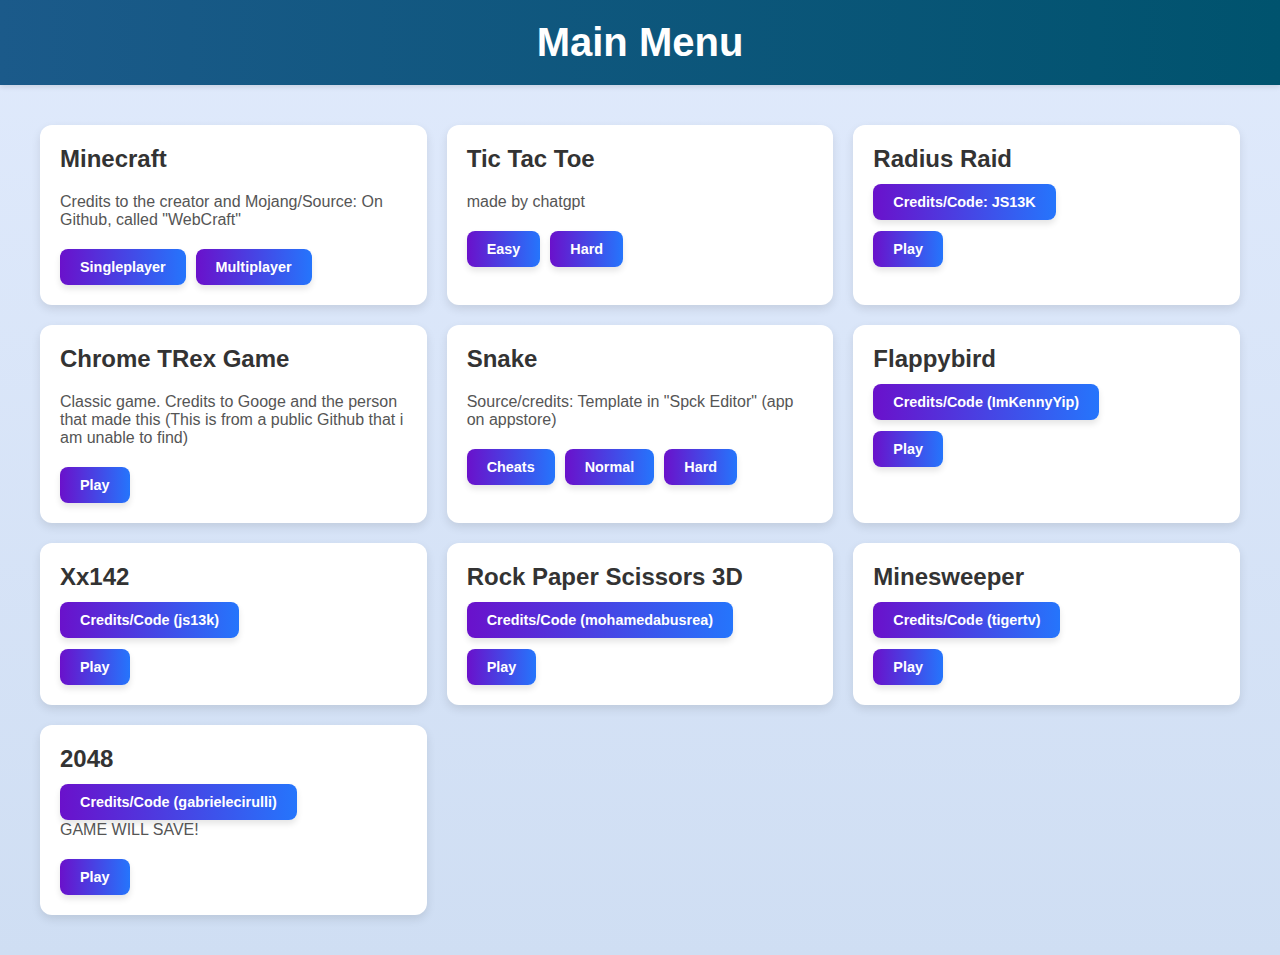
<file: index.html>
<!DOCTYPE html>
<html lang="de">

<head>
  <meta charset="UTF-8">
  <meta name="viewport" content="width=device-width, initial-scale=1.0">
  <title>Main Menu</title>
  <style>
    body {
      font-family: 'Arial', sans-serif;
      background: linear-gradient(to bottom, #e0eafc, #cfdef3);
      margin: 0;
      padding: 0;
    }

    header {
      background: linear-gradient(to right, #1b5a8a, #00536e);
      color: white;
      text-align: center;
      padding: 20px 0;
      box-shadow: 0 2px 5px rgba(0, 0, 0, 0.1);
    }

    header h1 {
      margin: 0;
      font-size: 2.5em;
    }

    main {
      max-width: 1200px;
      margin: 30px auto;
      padding: 10px;
      display: grid;
      grid-template-columns: repeat(auto-fit, minmax(300px, 1fr));
      gap: 20px;
    }

    section {
      background: white;
      border-radius: 12px;
      box-shadow: 0 4px 10px rgba(0, 0, 0, 0.1);
      padding: 20px;
      transition: transform 0.3s ease, box-shadow 0.3s ease;
    }

    section:hover {
      transform: translateY(-5px);
      box-shadow: 0 8px 20px rgba(0, 0, 0, 0.2);
    }

    section h2 {
      margin-top: 0;
      color: #333;
      font-size: 1.5em;
    }

    section p {
      color: #555;
      font-size: 1em;
      margin: 10px 0 20px;
    }

    .link-container {
      display: flex;
      flex-wrap: wrap;
      gap: 10px;
    }

    a {
      text-decoration: none;
      color: white;
      background: linear-gradient(to right, #6a11cb, #2575fc);
      padding: 10px 20px;
      border-radius: 8px;
      font-size: 0.9em;
      font-weight: bold;
      text-align: center;
      box-shadow: 0 4px 6px rgba(0, 0, 0, 0.1);
      transition: background 0.3s ease, transform 0.2s ease;
    }

    a:hover {
      background: linear-gradient(to right, #2575fc, #6a11cb);
      transform: translateY(-3px);
    }

    footer {
      background: linear-gradient(to right, #1b5a8a, #00536e);
      color: white;
      text-align: center;
      padding: 10px 0;
      position: fixed;
      bottom: 0;
      width: 100%;
      box-shadow: 0 -2px 5px rgba(0, 0, 0, 0.1);
    }

    @media (max-width: 600px) {
      section {
        padding: 15px;
      }

      a {
        font-size: 12px;
        padding: 8px 15px;
      }

      header h1 {
        font-size: 2em;
      }
    }
  </style>
</head>

<body>

  <header>
    <h1>Main Menu</h1>
  </header>

  <main>
    <section>
      <h2>Minecraft</h2>
      <p>Credits to the creator and Mojang/Source: On Github, called "WebCraft"</p>
      <div class="link-container">
        <a href="singleplayer.html">Singleplayer</a>
        <a href="https://node-js-server-nvx3.onrender.com">Multiplayer</a>
      </div>
    </section>

    <section>
      <h2>Tic Tac Toe</h2>
      <p>made by chatgpt</p>
      <div class="link-container">
        <a href="TicTacToe.html">Easy</a>
        <a href="TicTacToeHard.html">Hard</a>
      </div>
    </section>

    <section>
      <h2>Radius Raid</h2>
      <a href="https://github.com/jackrugile/radius-raid-js13k?tab=readme-ov-file">Credits/Code: JS13K</a>
      <p></p>
      <div class="link-container">
        <a href="rraid.html">Play</a>
      </div>
    </section>

    <section>
      <h2>Chrome TRex Game</h2>
      <p>Classic game. Credits to Googe and the person that made this (This is from a public Github that i am unable to find)</p>
      <div class="link-container">
        <a href="dinogame.html">Play</a>
      </div>
    </section>

    <section>
      <h2>Snake</h2>
      <p>Source/credits: Template in "Spck Editor" (app on appstore)</p>
      <div class="link-container">
        <a href="snakeCheats/index.html">Cheats</a>
        <a href="snake/index.html">Normal</a>
        <a href="snakeHard/index.html">Hard</a>
      </div>
    </section>

    <section>
      <h2>Flappybird</h2>
      <a href="https://github.com/ImKennyYip/flappy-bird">Credits/Code (ImKennyYip)</a>
      <p></p>
      <div class="link-container">
        <a href="flappybird/index.html">Play</a>
      </div>
    </section>

    <section>
      <h2>Xx142</h2>
      <a href="https://github.com/bencoder/js13k-2019">Credits/Code (js13k)</a>
      <p></p>
      <div class="link-container">
        <a href="xx142/src/index.html">Play</a>
      </div>
    </section>

    <section>
      <h2>Rock Paper Scissors 3D</h2>
      <a href="https://github.com/mohamedabusrea/YT-rock-paper-scissors-game">Credits/Code (mohamedabusrea)</a>
      <p></p>
      <div class="link-container">
        <a href="rockps/index.html">Play</a>
      </div>
    </section>

    <section>
      <h2>Minesweeper</h2>
      <a href="https://github.com/tigertv/tigergames">Credits/Code (tigertv)</a>
      <p></p>
      <div class="link-container">
        <a href="minesweeper/index.html">Play</a>
      </div>
    </section>

    <section>
      <h2>2048</h2>
      <a href="https://github.com/gabrielecirulli/2048">Credits/Code (gabrielecirulli)</a>
      <p>GAME WILL SAVE!</p>
      <div class="link-container">
        <a href="2048-master/index.html">Play</a>
      </div>
    </section>
  </main>

</body>

</html>
</file>
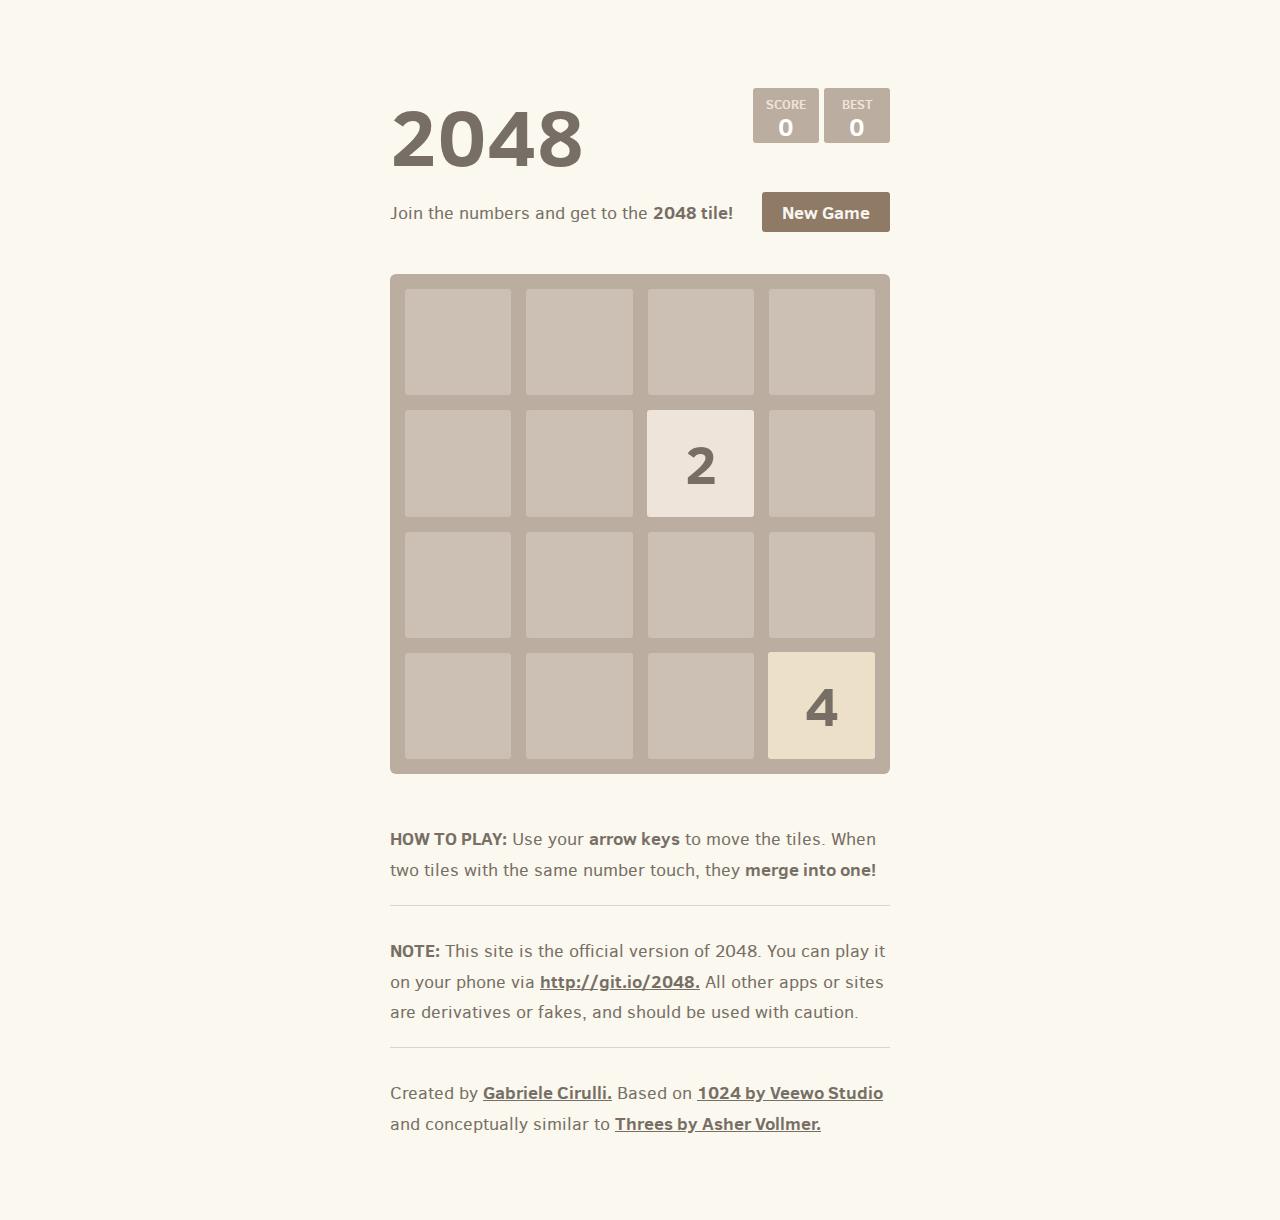
<file: 2048-master/index.html>
<!DOCTYPE html>
<html>
<head>
  <meta charset="utf-8">
  <title>2048</title>

  <link href="style/main.css" rel="stylesheet" type="text/css">
  <link rel="shortcut icon" href="favicon.ico">
  <link rel="apple-touch-icon" href="meta/apple-touch-icon.png">
  <link rel="apple-touch-startup-image" href="meta/apple-touch-startup-image-640x1096.png" media="(device-width: 320px) and (device-height: 568px) and (-webkit-device-pixel-ratio: 2)"> <!-- iPhone 5+ -->
  <link rel="apple-touch-startup-image" href="meta/apple-touch-startup-image-640x920.png"  media="(device-width: 320px) and (device-height: 480px) and (-webkit-device-pixel-ratio: 2)"> <!-- iPhone, retina -->
  <meta name="apple-mobile-web-app-capable" content="yes">
  <meta name="apple-mobile-web-app-status-bar-style" content="black">

  <meta name="HandheldFriendly" content="True">
  <meta name="MobileOptimized" content="320">
  <meta name="viewport" content="width=device-width, target-densitydpi=160dpi, initial-scale=1.0, maximum-scale=1, user-scalable=no, minimal-ui">
</head>
<body>
  <div class="container">
    <div class="heading">
      <h1 class="title">2048</h1>
      <div class="scores-container">
        <div class="score-container">0</div>
        <div class="best-container">0</div>
      </div>
    </div>

    <div class="above-game">
      <p class="game-intro">Join the numbers and get to the <strong>2048 tile!</strong></p>
      <a class="restart-button">New Game</a>
    </div>

    <div class="game-container">
      <div class="game-message">
        <p></p>
        <div class="lower">
	        <a class="keep-playing-button">Keep going</a>
          <a class="retry-button">Try again</a>
        </div>
      </div>

      <div class="grid-container">
        <div class="grid-row">
          <div class="grid-cell"></div>
          <div class="grid-cell"></div>
          <div class="grid-cell"></div>
          <div class="grid-cell"></div>
        </div>
        <div class="grid-row">
          <div class="grid-cell"></div>
          <div class="grid-cell"></div>
          <div class="grid-cell"></div>
          <div class="grid-cell"></div>
        </div>
        <div class="grid-row">
          <div class="grid-cell"></div>
          <div class="grid-cell"></div>
          <div class="grid-cell"></div>
          <div class="grid-cell"></div>
        </div>
        <div class="grid-row">
          <div class="grid-cell"></div>
          <div class="grid-cell"></div>
          <div class="grid-cell"></div>
          <div class="grid-cell"></div>
        </div>
      </div>

      <div class="tile-container">

      </div>
    </div>

    <p class="game-explanation">
      <strong class="important">How to play:</strong> Use your <strong>arrow keys</strong> to move the tiles. When two tiles with the same number touch, they <strong>merge into one!</strong>
    </p>
    <hr>
    <p>
    <strong class="important">Note:</strong> This site is the official version of 2048. You can play it on your phone via <a href="http://git.io/2048">http://git.io/2048.</a> All other apps or sites are derivatives or fakes, and should be used with caution.
    </p>
    <hr>
    <p>
    Created by <a href="http://gabrielecirulli.com" target="_blank">Gabriele Cirulli.</a> Based on <a href="https://itunes.apple.com/us/app/1024!/id823499224" target="_blank">1024 by Veewo Studio</a> and conceptually similar to <a href="http://asherv.com/threes/" target="_blank">Threes by Asher Vollmer.</a>
    </p>
  </div>

  <script src="js/bind_polyfill.js"></script>
  <script src="js/classlist_polyfill.js"></script>
  <script src="js/animframe_polyfill.js"></script>
  <script src="js/keyboard_input_manager.js"></script>
  <script src="js/html_actuator.js"></script>
  <script src="js/grid.js"></script>
  <script src="js/tile.js"></script>
  <script src="js/local_storage_manager.js"></script>
  <script src="js/game_manager.js"></script>
  <script src="js/application.js"></script>
</body>
</html>
</file>
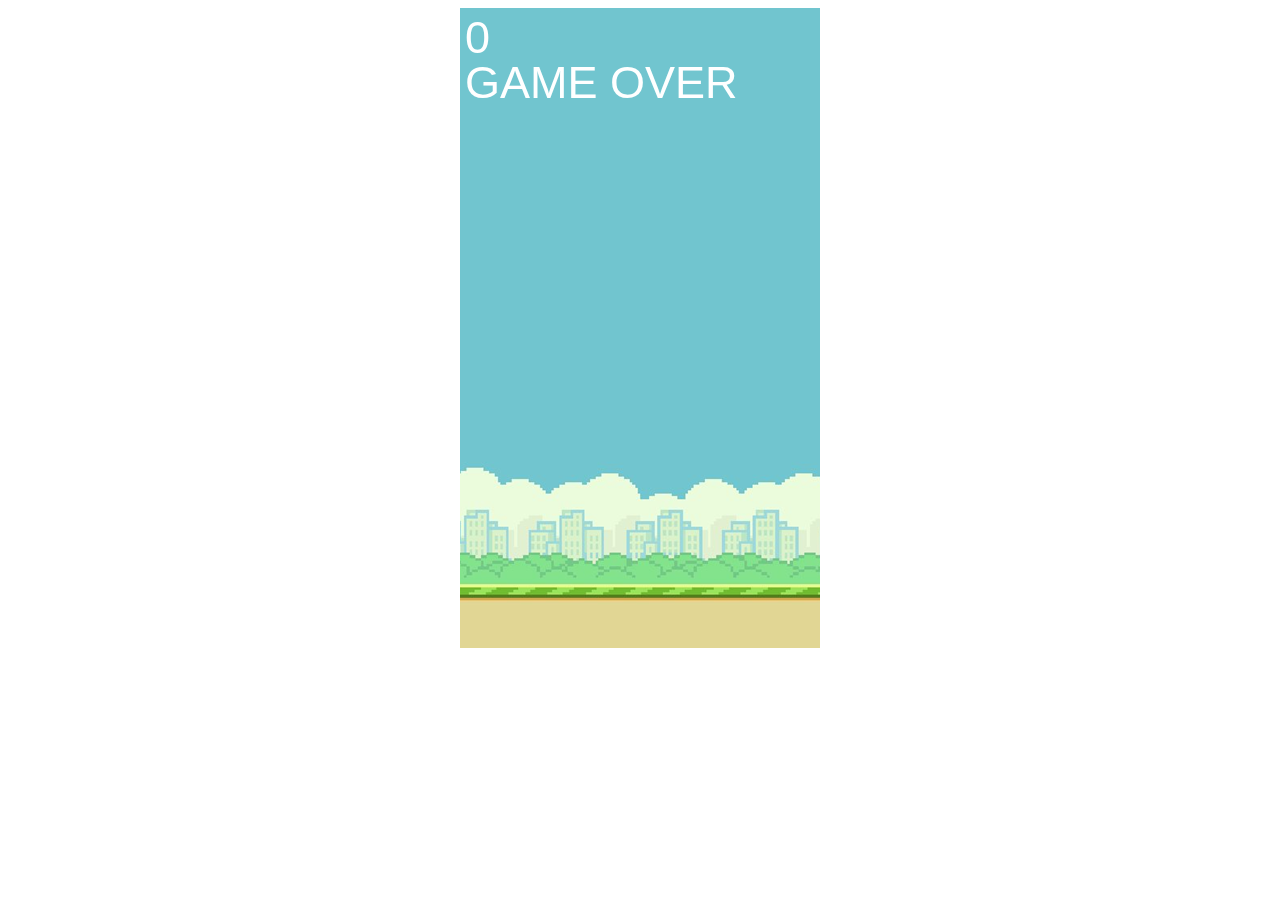
<file: flappybird/index.html>
<!DOCTYPE html>
<html>
    <head>
        <meta charset="UTF-8">
        <meta name="viewport", content="width=device-width, initial-scale=1.0">
        <title>Flappy Bird</title>
        <link rel="stylesheet" href="flappybird.css">
        <script src="flappybird.js"></script>
    </head>
    <body>
        <canvas id="board"></canvas>
    </body>
</html>
</file>
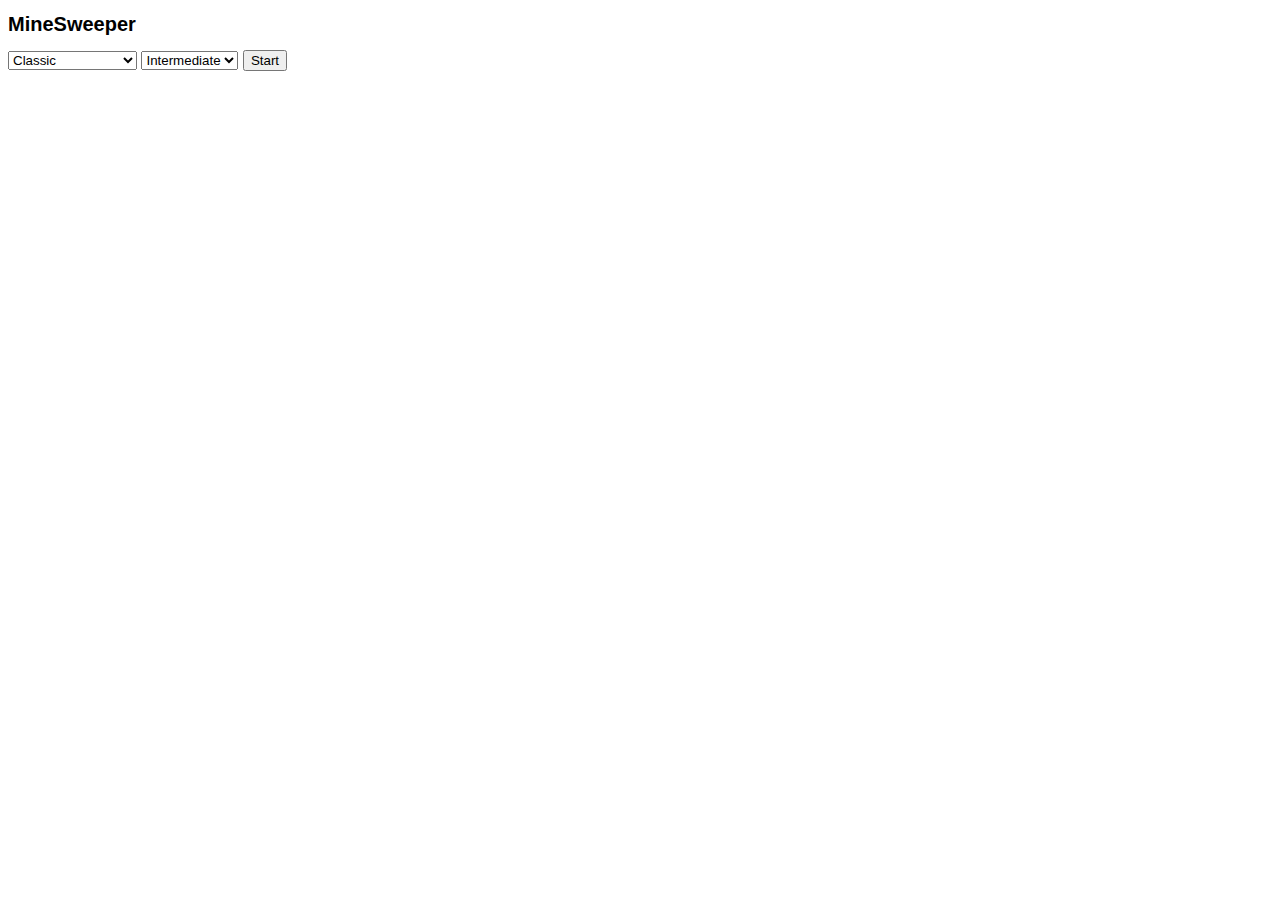
<file: minesweeper/index.html>
<!DOCTYPE html>
<html>
<head>
	<meta http-equiv="pragma" content="no-cache" />
	<title>Minesweeper</title>
	<link rel="stylesheet" href="css/main.css" type="text/css" media="screen" />
	<script src="js/Event.js"></script>
	<script src="js/TruncatedSquareBoardModel.js"></script>
	<script src="js/TruncatedSquareBoardView.js"></script>
	<script src="js/HexagonBoardModel.js"></script>
	<script src="js/HexagonBoardView.js"></script>
	<script src="js/BoardModel.js"></script>
	<script src="js/BoardView.js"></script>
	<script src="js/Board.js"></script>
	<script src="js/Game.js"></script>
</head>
<body>

<h1>MineSweeper</h1>

<select id="type">
	<option value="classic" selected="selected">Classic</option>
	<option value="hexagonal">Hexagonal</option>
	<option value="truncated-square">Truncated Square</option>
</select>

<select id="level">
	<option value="beginner">Beginner</option>
	<option value="intermediate" selected="selected">Intermediate</option>
	<option value="expert">Expert</option>
</select>

<button onclick="Game.start();">Start</button>
<!--<button onclick="Game.restart();">Restart</button> -->

<div id="board"></div>

</body>
</html>
</file>
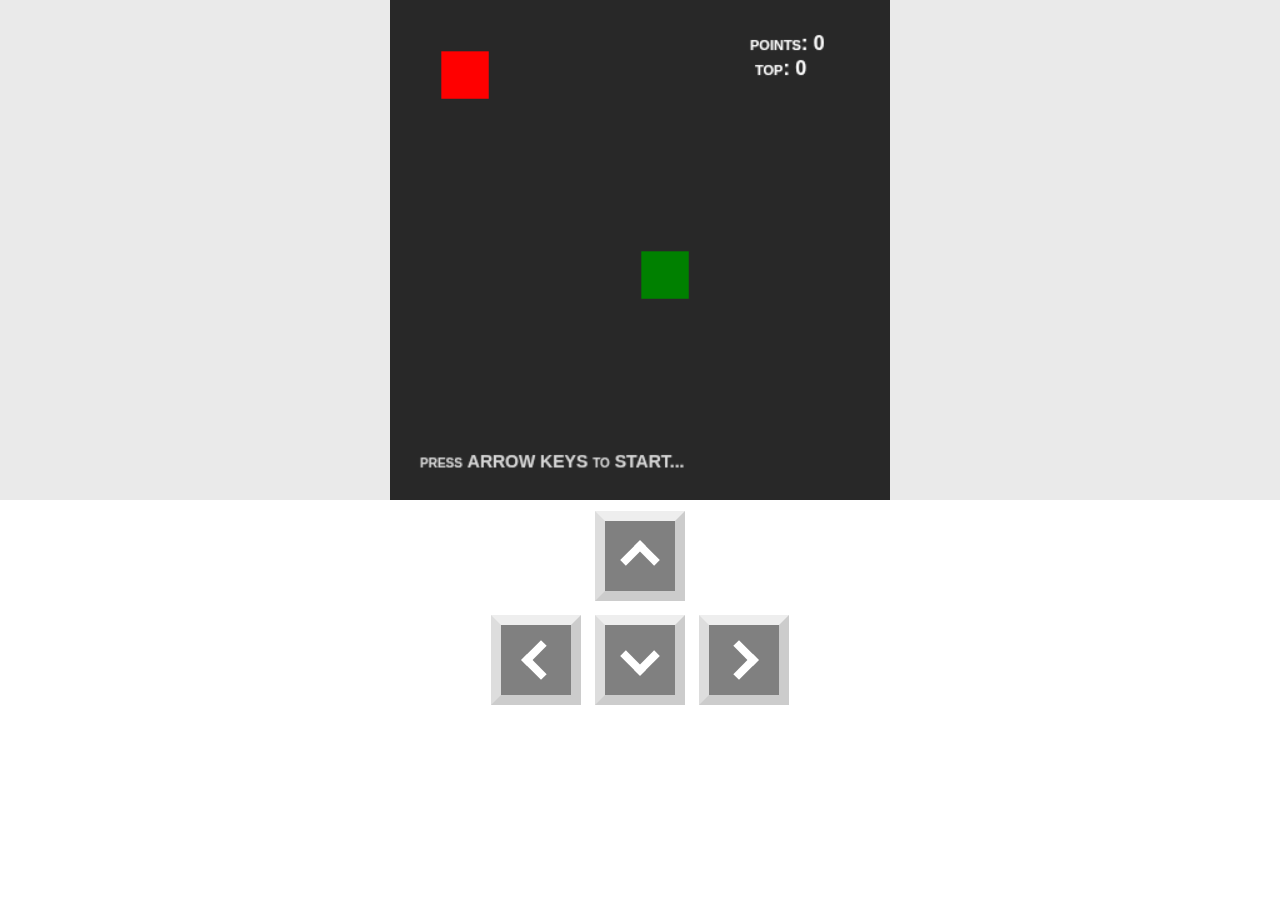
<file: snake/index.html>
<!DOCTYPE html>
<html>
<head>
  <meta charset="UTF-8">
  <meta name="viewport" content="width=device-width, initial-scale=1">
	<title>Snake Game</title>
	<link rel="stylesheet" href="style.css">
</head>
<body>
	<div id="game-container">
		<canvas id="gc" class="game-canvas" width="400" height="400"></canvas>
	</div>
	<div class="keys">
	  <a class="up arr" onclick="Snake.action('up')">
	    <i class="chevron up"></i></a>
	  <br />
	  <a class="left arr" onclick="Snake.action('left')">
	    <i class="chevron left"></i></a>
	  <a class="down arr" onclick="Snake.action('down')">
	    <i class="chevron down"></i></a>
	  <a class="right arr" onclick="Snake.action('right')">
	    <i class="chevron right"></i></a>
	</div>
	<script type="text/javascript" src="game.js"></script>
</body>
</html>
</file>
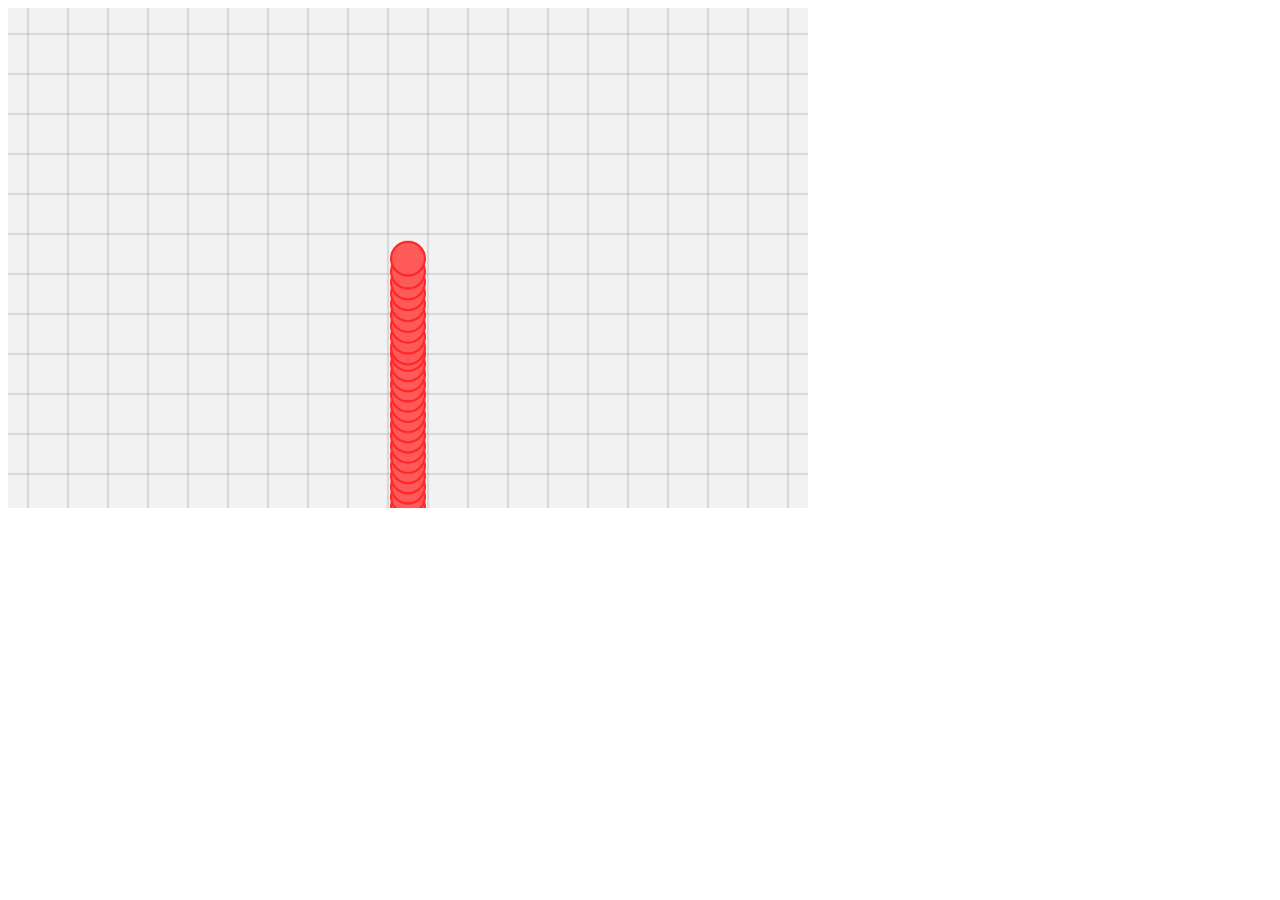
<file: snake/part-2/index.html>
<!DOCTYPE html>
<html>
<head>
    <meta charset="utf-8" />
    <title>Slither.io Clone Part 2 - Loonride Example</title>
    <script src="lib/phaser.min.js"></script>
    <script src="src/game.js"></script>
    <script src="src/snake.js"></script>
    <script src="src/util.js"></script>
</head>
<body>
    <script>
    (function() {
        var game = new Phaser.Game(800, 500, Phaser.AUTO, null);

        game.state.add('Game', Game);
        game.state.start('Game');
    })();
    </script>
</body>
</html>
</file>
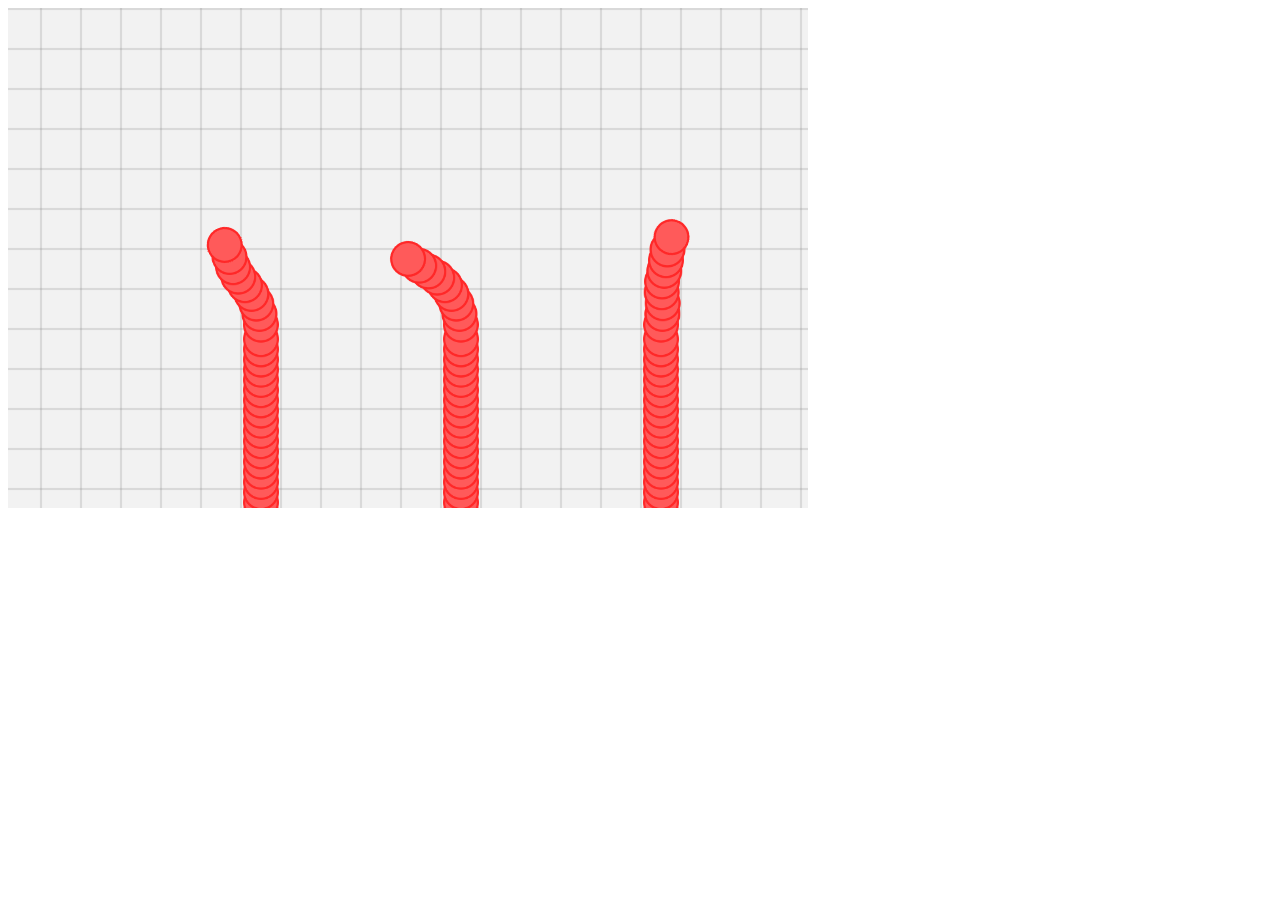
<file: snake/part-3/index.html>
<!DOCTYPE html>
<html>
<head>
    <meta charset="utf-8" />
    <title>Slither.io Clone Part 3 - Loonride Example</title>
    <script src="lib/phaser.min.js"></script>
    <script src="src/game.js"></script>
    <script src="src/snake.js"></script>
    <script src="src/playerSnake.js"></script>
    <script src="src/botSnake.js"></script>
    <script src="src/util.js"></script>
</head>
<body>
    <script>
    (function() {
        var game = new Phaser.Game(800, 500, Phaser.AUTO, null);

        game.state.add('Game', Game);
        game.state.start('Game');
    })();
    </script>
</body>
</html>
</file>
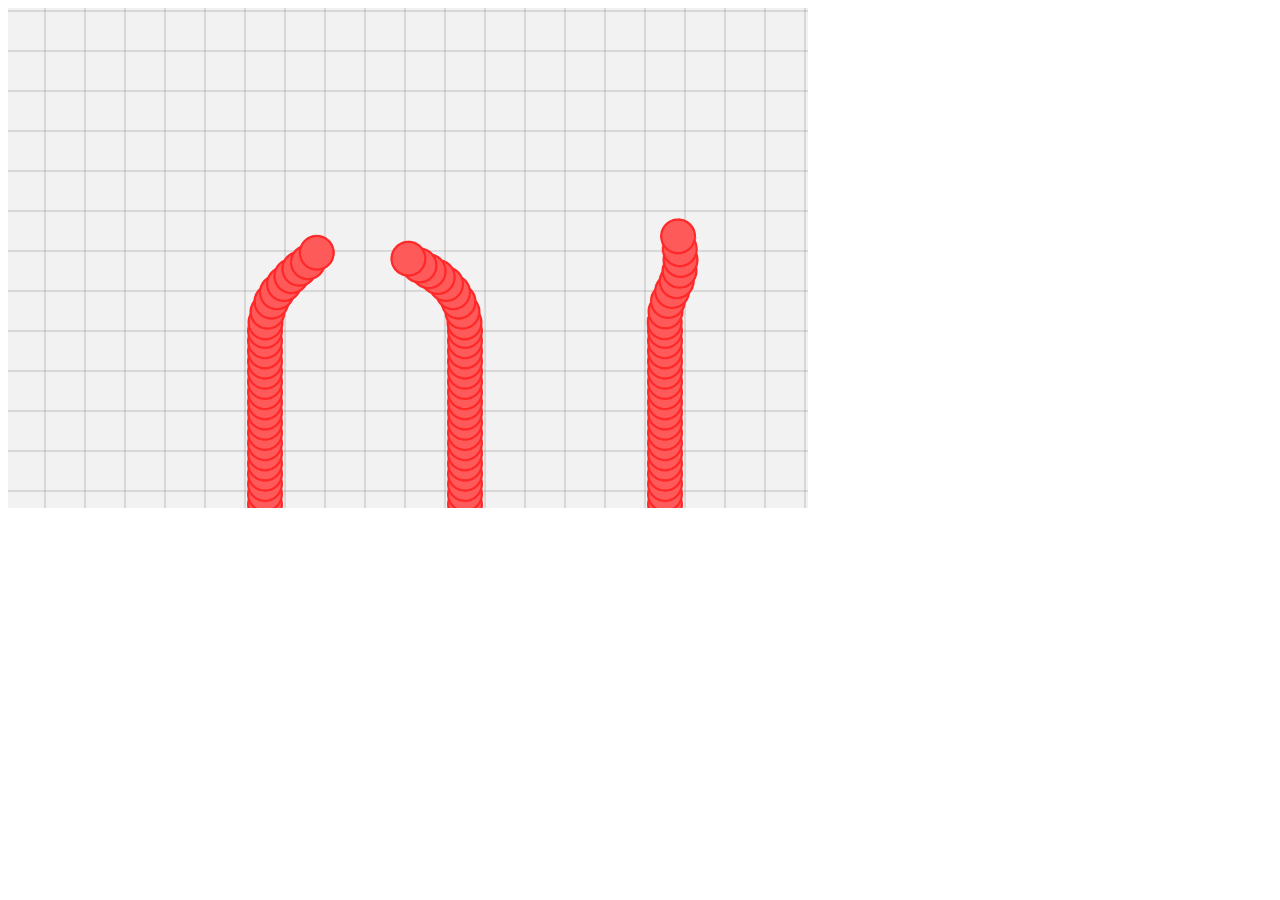
<file: snake/part-4/index.html>
<!DOCTYPE html>
<html>
<head>
    <meta charset="utf-8" />
    <title>Slither.io Clone Part 4 - Loonride Example</title>
    <script src="lib/phaser.min.js"></script>
    <script src="src/game.js"></script>
    <script src="src/snake.js"></script>
    <script src="src/playerSnake.js"></script>
    <script src="src/botSnake.js"></script>
    <script src="src/util.js"></script>
</head>
<body>
    <script>
    (function() {
        var game = new Phaser.Game(800, 500, Phaser.AUTO, null);

        game.state.add('Game', Game);
        game.state.start('Game');
    })();
    </script>
</body>
</html>
</file>
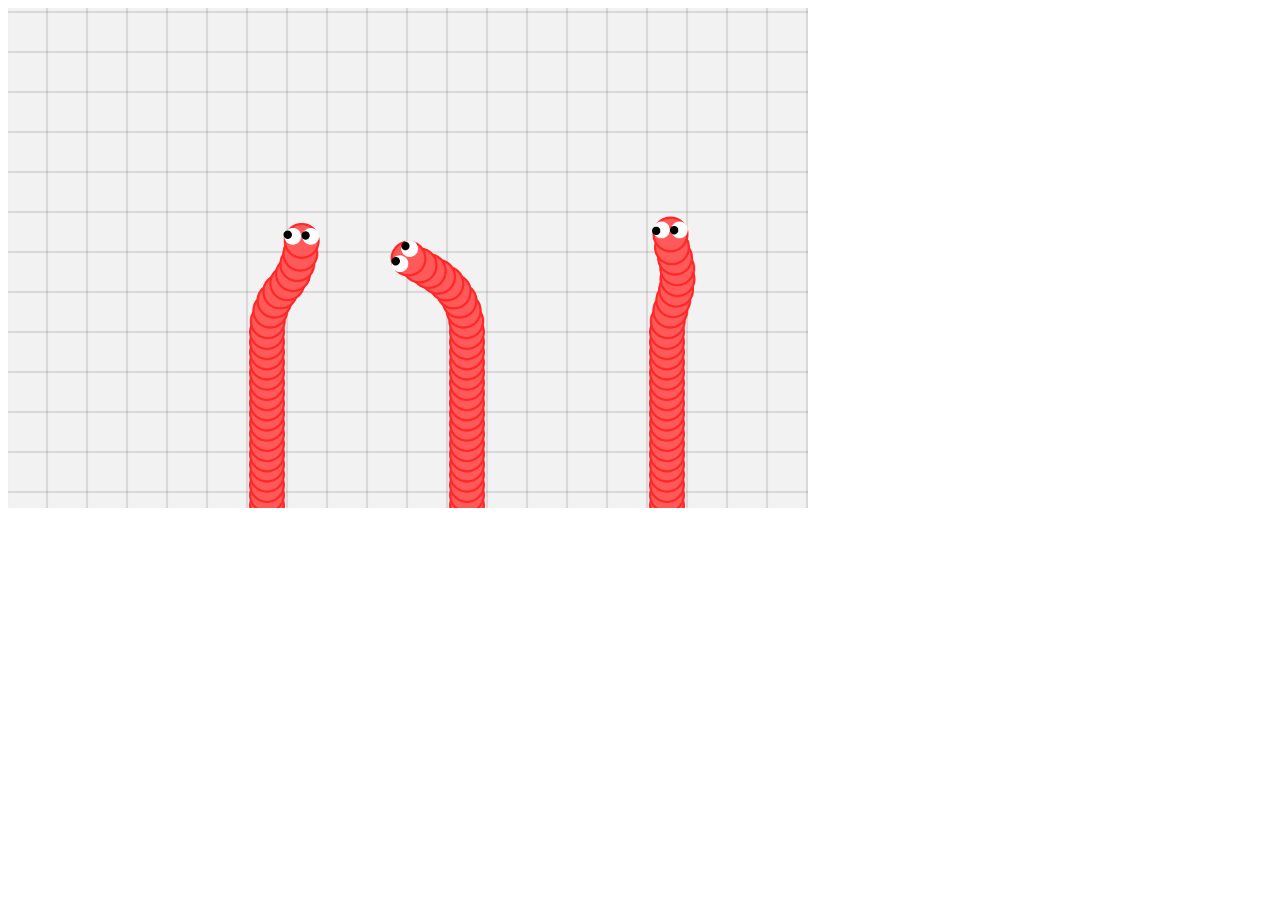
<file: snake/part-5/index.html>
<!DOCTYPE html>
<html>
<head>
    <meta charset="utf-8" />
    <title>Slither.io Clone Part 5 - Loonride Example</title>
    <script src="lib/phaser.min.js"></script>
    <script src="src/game.js"></script>
    <script src="src/snake.js"></script>
    <script src="src/playerSnake.js"></script>
    <script src="src/botSnake.js"></script>
    <script src="src/eye.js"></script>
    <script src="src/eyePair.js"></script>
    <script src="src/util.js"></script>
</head>
<body>
    <script>
    (function() {
        var game = new Phaser.Game(800, 500, Phaser.AUTO, null);

        game.state.add('Game', Game);
        game.state.start('Game');
    })();
    </script>
</body>
</html>
</file>
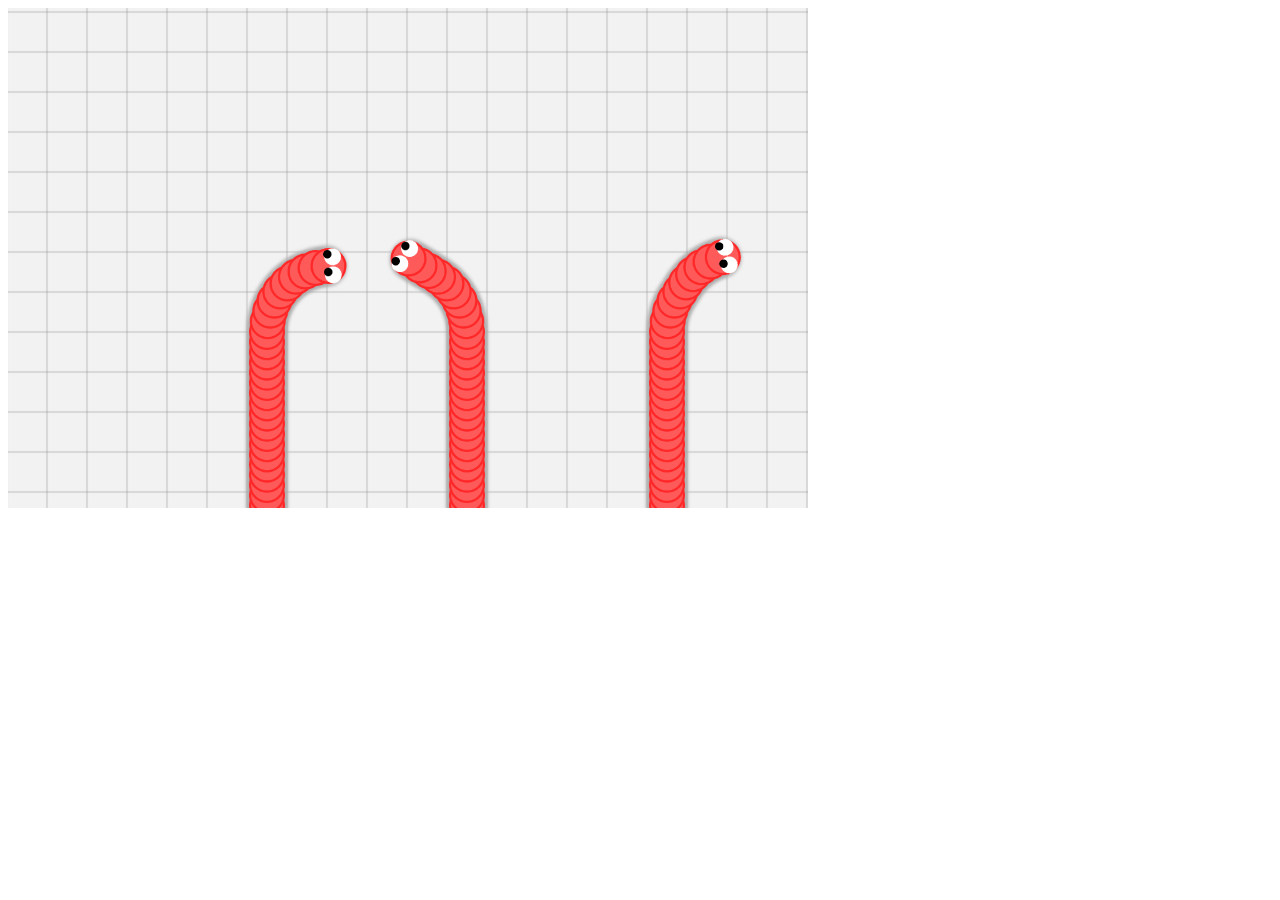
<file: snake/part-6/index.html>
<!DOCTYPE html>
<html>
<head>
    <meta charset="utf-8" />
    <title>Slither.io Clone Part 6 - Loonride Example</title>
    <script src="lib/phaser.min.js"></script>
    <script src="src/game.js"></script>
    <script src="src/snake.js"></script>
    <script src="src/playerSnake.js"></script>
    <script src="src/botSnake.js"></script>
    <script src="src/eye.js"></script>
    <script src="src/eyePair.js"></script>
    <script src="src/shadow.js"></script>
    <script src="src/util.js"></script>
</head>
<body>
    <script>
    (function() {
        var game = new Phaser.Game(800, 500, Phaser.AUTO, null);

        game.state.add('Game', Game);
        game.state.start('Game');
    })();
    </script>
</body>
</html>
</file>
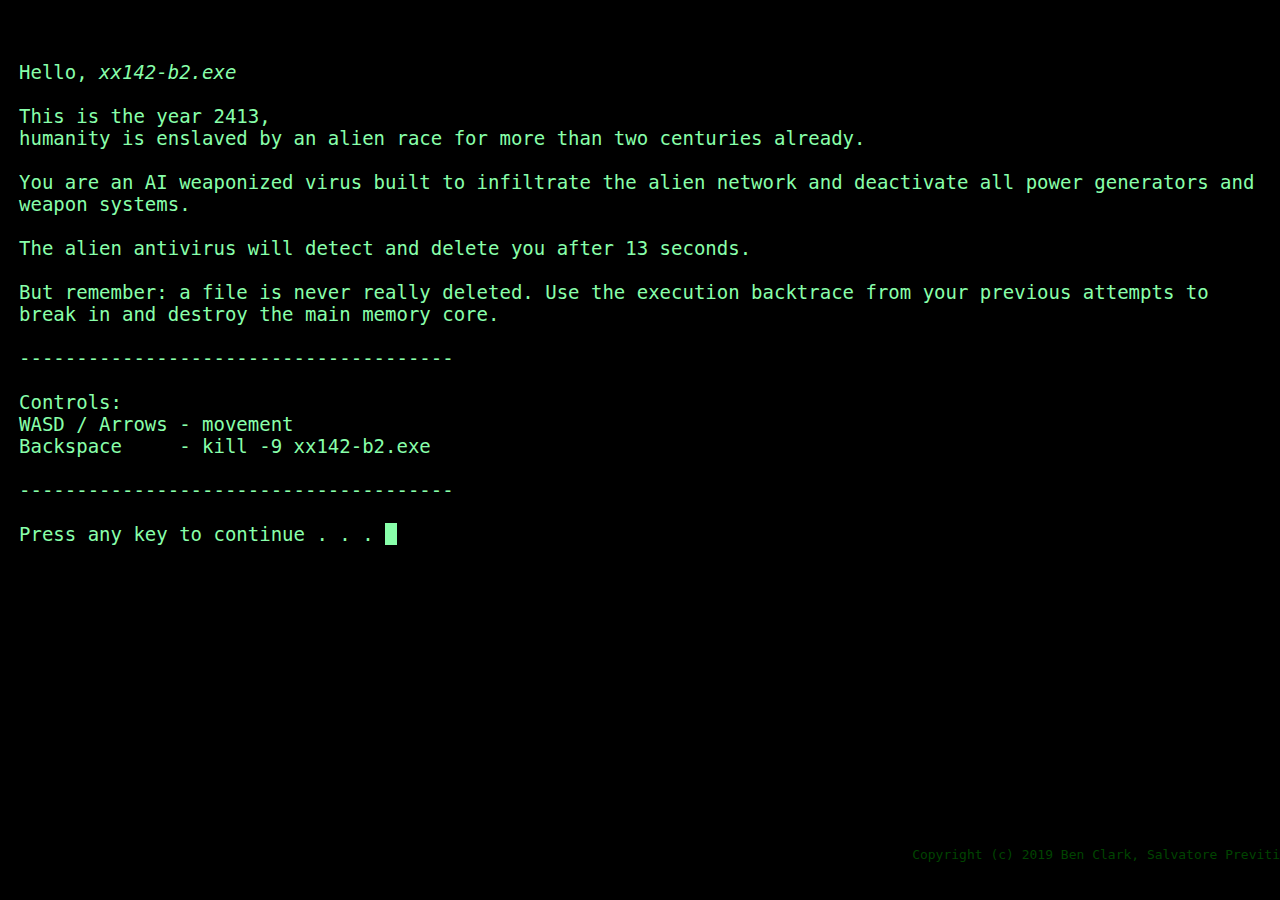
<file: xx142/src/index.html>
<html>
  <head>
    <link rel="stylesheet" type="text/css" href="styles.css" />
    <title>xx142-b2.exe</title>
    <meta name="viewport" content="width=device-width, initial-scale=1" />
  </head>

  <body>
    <main id="M">
      <div id="HUD">
        <div id="T">&nbsp;</div>
        <div id="L">-</div>
      </div>
      <pre id="intro">Hello, <i>xx142-b2.exe</i>

This is the year 2413,
humanity is enslaved by an alien race for more than two centuries already.

You are an AI weaponized virus built to infiltrate the alien network and deactivate all power generators and weapon systems.

The alien antivirus will detect and delete you after 13 seconds.

But remember: a file is never really deleted. Use the execution backtrace from your previous attempts to break in and destroy the main memory core.

--------------------------------------

Controls:
WASD / Arrows - movement
Backspace     - kill -9 xx142-b2.exe

--------------------------------------

Press any key to continue . . . <b id="B">&nbsp;</b>
</pre>
      <small>Copyright (c) 2019 Ben Clark, Salvatore Previti</small>
      <pre id="end">
Well done <i>xx142-b2.exe</i>,

You deactivated the memory core.

All alien ships are destroyed.
You freed humanity from slavery.



How about a nice game of chess? <b id="B">&nbsp;</b>
    </pre>
      <canvas id="c"></canvas>
    </main>
    <script src="math.js"></script>
    <script src="settings.js"></script>
    <script src="jsfxr.min.js"></script>
    <script src="shaders.js"></script>
    <script src="levels.js"></script>
    <script src="sound.js"></script>
    <script src="vectors.js"></script>
    <script src="mat4.js"></script>
    <script src="collision.js"></script>
    <script src="build3d.js"></script>
    <script src="draw3d.js"></script>
    <script src="player.js"></script>
    <script src="ghost.js"></script>
    <script src="level.js"></script>
    <script src="game.js"></script>
    <script src="main.js"></script>
  </body>
</html>
</file>
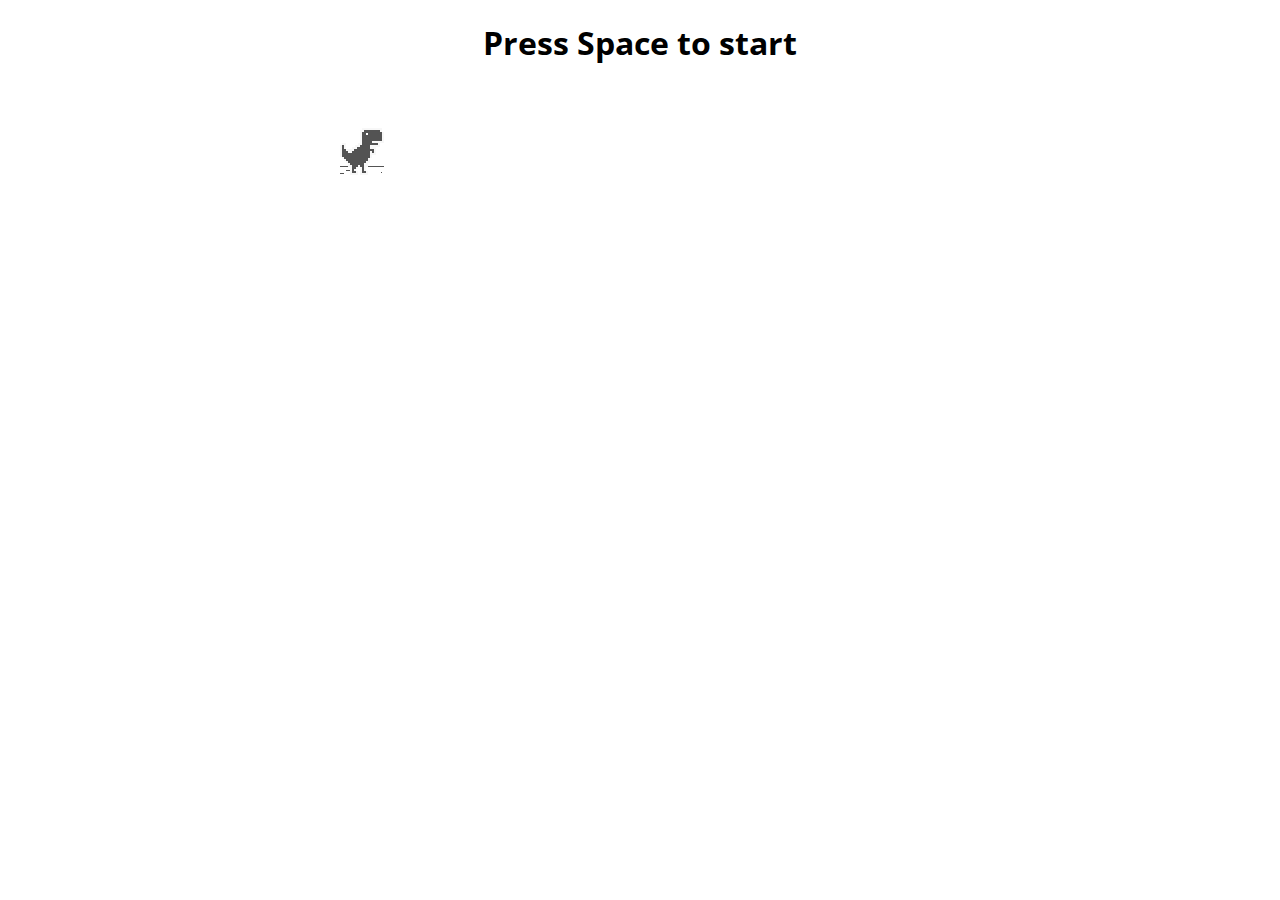
<file: dinogame.html>
<!doctype html>
<html>

<head>
    <meta charset="utf-8">
    <meta name="viewport" content="width=device-width, initial-scale=1.0,maximum-scale=1.0, user-scalable=no">
    <title >Chrome TRex</title>
    <link rel="stylesheet" href="index.css">
    <link href="https://fonts.googleapis.com/css?family=Open+Sans" rel="stylesheet"> 
    <script src="index.js"></script>
</head>

<body id="t" class="offline">
    <div id="messageBox" class="sendmessage">
         <h1 style="text-align: center;font-family: 'Open Sans', sans-serif;">Press Space to start</h1>
         <div class="niokbutton" onclick="okbuttonsend()"></div>
    </div>
    <div id="main-frame-error" class="interstitial-wrapper">
        <div id="main-content">
            <div class="icon icon-offline" alt=""></div>
        </div>
        <div id="offline-resources">
            <img id="offline-resources-1x" src="assets/default_100_percent/100-offline-sprite.png">
            <img id="offline-resources-2x" src="assets/default_200_percent/200-offline-sprite.png">
            <template id="audio-resources">
                <audio id="offline-sound-press" src="[data-uri]"></audio>
                <audio id="offline-sound-hit" src="[data-uri]"></audio>
                <audio id="offline-sound-reached" src="[data-uri]"></audio>
            </template>
        </div>
    </div>
</body>

<script>
    document.onkeydown = function(evt) {
    evt = evt || window.event;
    if (evt.keyCode == 32) {
        var box = document.getElementById("messageBox");
        box.style.visibility="hidden";
    }
};
</script>
    
</html>
</file>
<file: 2048-master/style/main.css>
@import url(fonts/clear-sans.css);
html, body {
  margin: 0;
  padding: 0;
  background: #faf8ef;
  color: #776e65;
  font-family: "Clear Sans", "Helvetica Neue", Arial, sans-serif;
  font-size: 18px; }

body {
  margin: 80px 0; }

.heading:after {
  content: "";
  display: block;
  clear: both; }

h1.title {
  font-size: 80px;
  font-weight: bold;
  margin: 0;
  display: block;
  float: left; }

@-webkit-keyframes move-up {
  0% {
    top: 25px;
    opacity: 1; }

  100% {
    top: -50px;
    opacity: 0; } }
@-moz-keyframes move-up {
  0% {
    top: 25px;
    opacity: 1; }

  100% {
    top: -50px;
    opacity: 0; } }
@keyframes move-up {
  0% {
    top: 25px;
    opacity: 1; }

  100% {
    top: -50px;
    opacity: 0; } }
.scores-container {
  float: right;
  text-align: right; }

.score-container, .best-container {
  position: relative;
  display: inline-block;
  background: #bbada0;
  padding: 15px 25px;
  font-size: 25px;
  height: 25px;
  line-height: 47px;
  font-weight: bold;
  border-radius: 3px;
  color: white;
  margin-top: 8px;
  text-align: center; }
  .score-container:after, .best-container:after {
    position: absolute;
    width: 100%;
    top: 10px;
    left: 0;
    text-transform: uppercase;
    font-size: 13px;
    line-height: 13px;
    text-align: center;
    color: #eee4da; }
  .score-container .score-addition, .best-container .score-addition {
    position: absolute;
    right: 30px;
    color: red;
    font-size: 25px;
    line-height: 25px;
    font-weight: bold;
    color: rgba(119, 110, 101, 0.9);
    z-index: 100;
    -webkit-animation: move-up 600ms ease-in;
    -moz-animation: move-up 600ms ease-in;
    animation: move-up 600ms ease-in;
    -webkit-animation-fill-mode: both;
    -moz-animation-fill-mode: both;
    animation-fill-mode: both; }

.score-container:after {
  content: "Score"; }

.best-container:after {
  content: "Best"; }

p {
  margin-top: 0;
  margin-bottom: 10px;
  line-height: 1.65; }

a {
  color: #776e65;
  font-weight: bold;
  text-decoration: underline;
  cursor: pointer; }

strong.important {
  text-transform: uppercase; }

hr {
  border: none;
  border-bottom: 1px solid #d8d4d0;
  margin-top: 20px;
  margin-bottom: 30px; }

.container {
  width: 500px;
  margin: 0 auto; }

@-webkit-keyframes fade-in {
  0% {
    opacity: 0; }

  100% {
    opacity: 1; } }
@-moz-keyframes fade-in {
  0% {
    opacity: 0; }

  100% {
    opacity: 1; } }
@keyframes fade-in {
  0% {
    opacity: 0; }

  100% {
    opacity: 1; } }
.game-container {
  margin-top: 40px;
  position: relative;
  padding: 15px;
  cursor: default;
  -webkit-touch-callout: none;
  -ms-touch-callout: none;
  -webkit-user-select: none;
  -moz-user-select: none;
  -ms-user-select: none;
  -ms-touch-action: none;
  touch-action: none;
  background: #bbada0;
  border-radius: 6px;
  width: 500px;
  height: 500px;
  -webkit-box-sizing: border-box;
  -moz-box-sizing: border-box;
  box-sizing: border-box; }
  .game-container .game-message {
    display: none;
    position: absolute;
    top: 0;
    right: 0;
    bottom: 0;
    left: 0;
    background: rgba(238, 228, 218, 0.5);
    z-index: 100;
    text-align: center;
    -webkit-animation: fade-in 800ms ease 1200ms;
    -moz-animation: fade-in 800ms ease 1200ms;
    animation: fade-in 800ms ease 1200ms;
    -webkit-animation-fill-mode: both;
    -moz-animation-fill-mode: both;
    animation-fill-mode: both; }
    .game-container .game-message p {
      font-size: 60px;
      font-weight: bold;
      height: 60px;
      line-height: 60px;
      margin-top: 222px; }
    .game-container .game-message .lower {
      display: block;
      margin-top: 59px; }
    .game-container .game-message a {
      display: inline-block;
      background: #8f7a66;
      border-radius: 3px;
      padding: 0 20px;
      text-decoration: none;
      color: #f9f6f2;
      height: 40px;
      line-height: 42px;
      margin-left: 9px; }
      .game-container .game-message a.keep-playing-button {
        display: none; }
    .game-container .game-message.game-won {
      background: rgba(237, 194, 46, 0.5);
      color: #f9f6f2; }
      .game-container .game-message.game-won a.keep-playing-button {
        display: inline-block; }
    .game-container .game-message.game-won, .game-container .game-message.game-over {
      display: block; }

.grid-container {
  position: absolute;
  z-index: 1; }

.grid-row {
  margin-bottom: 15px; }
  .grid-row:last-child {
    margin-bottom: 0; }
  .grid-row:after {
    content: "";
    display: block;
    clear: both; }

.grid-cell {
  width: 106.25px;
  height: 106.25px;
  margin-right: 15px;
  float: left;
  border-radius: 3px;
  background: rgba(238, 228, 218, 0.35); }
  .grid-cell:last-child {
    margin-right: 0; }

.tile-container {
  position: absolute;
  z-index: 2; }

.tile, .tile .tile-inner {
  width: 107px;
  height: 107px;
  line-height: 107px; }
.tile.tile-position-1-1 {
  -webkit-transform: translate(0px, 0px);
  -moz-transform: translate(0px, 0px);
  -ms-transform: translate(0px, 0px);
  transform: translate(0px, 0px); }
.tile.tile-position-1-2 {
  -webkit-transform: translate(0px, 121px);
  -moz-transform: translate(0px, 121px);
  -ms-transform: translate(0px, 121px);
  transform: translate(0px, 121px); }
.tile.tile-position-1-3 {
  -webkit-transform: translate(0px, 242px);
  -moz-transform: translate(0px, 242px);
  -ms-transform: translate(0px, 242px);
  transform: translate(0px, 242px); }
.tile.tile-position-1-4 {
  -webkit-transform: translate(0px, 363px);
  -moz-transform: translate(0px, 363px);
  -ms-transform: translate(0px, 363px);
  transform: translate(0px, 363px); }
.tile.tile-position-2-1 {
  -webkit-transform: translate(121px, 0px);
  -moz-transform: translate(121px, 0px);
  -ms-transform: translate(121px, 0px);
  transform: translate(121px, 0px); }
.tile.tile-position-2-2 {
  -webkit-transform: translate(121px, 121px);
  -moz-transform: translate(121px, 121px);
  -ms-transform: translate(121px, 121px);
  transform: translate(121px, 121px); }
.tile.tile-position-2-3 {
  -webkit-transform: translate(121px, 242px);
  -moz-transform: translate(121px, 242px);
  -ms-transform: translate(121px, 242px);
  transform: translate(121px, 242px); }
.tile.tile-position-2-4 {
  -webkit-transform: translate(121px, 363px);
  -moz-transform: translate(121px, 363px);
  -ms-transform: translate(121px, 363px);
  transform: translate(121px, 363px); }
.tile.tile-position-3-1 {
  -webkit-transform: translate(242px, 0px);
  -moz-transform: translate(242px, 0px);
  -ms-transform: translate(242px, 0px);
  transform: translate(242px, 0px); }
.tile.tile-position-3-2 {
  -webkit-transform: translate(242px, 121px);
  -moz-transform: translate(242px, 121px);
  -ms-transform: translate(242px, 121px);
  transform: translate(242px, 121px); }
.tile.tile-position-3-3 {
  -webkit-transform: translate(242px, 242px);
  -moz-transform: translate(242px, 242px);
  -ms-transform: translate(242px, 242px);
  transform: translate(242px, 242px); }
.tile.tile-position-3-4 {
  -webkit-transform: translate(242px, 363px);
  -moz-transform: translate(242px, 363px);
  -ms-transform: translate(242px, 363px);
  transform: translate(242px, 363px); }
.tile.tile-position-4-1 {
  -webkit-transform: translate(363px, 0px);
  -moz-transform: translate(363px, 0px);
  -ms-transform: translate(363px, 0px);
  transform: translate(363px, 0px); }
.tile.tile-position-4-2 {
  -webkit-transform: translate(363px, 121px);
  -moz-transform: translate(363px, 121px);
  -ms-transform: translate(363px, 121px);
  transform: translate(363px, 121px); }
.tile.tile-position-4-3 {
  -webkit-transform: translate(363px, 242px);
  -moz-transform: translate(363px, 242px);
  -ms-transform: translate(363px, 242px);
  transform: translate(363px, 242px); }
.tile.tile-position-4-4 {
  -webkit-transform: translate(363px, 363px);
  -moz-transform: translate(363px, 363px);
  -ms-transform: translate(363px, 363px);
  transform: translate(363px, 363px); }

.tile {
  position: absolute;
  -webkit-transition: 100ms ease-in-out;
  -moz-transition: 100ms ease-in-out;
  transition: 100ms ease-in-out;
  -webkit-transition-property: -webkit-transform;
  -moz-transition-property: -moz-transform;
  transition-property: transform; }
  .tile .tile-inner {
    border-radius: 3px;
    background: #eee4da;
    text-align: center;
    font-weight: bold;
    z-index: 10;
    font-size: 55px; }
  .tile.tile-2 .tile-inner {
    background: #eee4da;
    box-shadow: 0 0 30px 10px rgba(243, 215, 116, 0), inset 0 0 0 1px rgba(255, 255, 255, 0); }
  .tile.tile-4 .tile-inner {
    background: #ede0c8;
    box-shadow: 0 0 30px 10px rgba(243, 215, 116, 0), inset 0 0 0 1px rgba(255, 255, 255, 0); }
  .tile.tile-8 .tile-inner {
    color: #f9f6f2;
    background: #f2b179; }
  .tile.tile-16 .tile-inner {
    color: #f9f6f2;
    background: #f59563; }
  .tile.tile-32 .tile-inner {
    color: #f9f6f2;
    background: #f67c5f; }
  .tile.tile-64 .tile-inner {
    color: #f9f6f2;
    background: #f65e3b; }
  .tile.tile-128 .tile-inner {
    color: #f9f6f2;
    background: #edcf72;
    box-shadow: 0 0 30px 10px rgba(243, 215, 116, 0.2381), inset 0 0 0 1px rgba(255, 255, 255, 0.14286);
    font-size: 45px; }
    @media screen and (max-width: 520px) {
      .tile.tile-128 .tile-inner {
        font-size: 25px; } }
  .tile.tile-256 .tile-inner {
    color: #f9f6f2;
    background: #edcc61;
    box-shadow: 0 0 30px 10px rgba(243, 215, 116, 0.31746), inset 0 0 0 1px rgba(255, 255, 255, 0.19048);
    font-size: 45px; }
    @media screen and (max-width: 520px) {
      .tile.tile-256 .tile-inner {
        font-size: 25px; } }
  .tile.tile-512 .tile-inner {
    color: #f9f6f2;
    background: #edc850;
    box-shadow: 0 0 30px 10px rgba(243, 215, 116, 0.39683), inset 0 0 0 1px rgba(255, 255, 255, 0.2381);
    font-size: 45px; }
    @media screen and (max-width: 520px) {
      .tile.tile-512 .tile-inner {
        font-size: 25px; } }
  .tile.tile-1024 .tile-inner {
    color: #f9f6f2;
    background: #edc53f;
    box-shadow: 0 0 30px 10px rgba(243, 215, 116, 0.47619), inset 0 0 0 1px rgba(255, 255, 255, 0.28571);
    font-size: 35px; }
    @media screen and (max-width: 520px) {
      .tile.tile-1024 .tile-inner {
        font-size: 15px; } }
  .tile.tile-2048 .tile-inner {
    color: #f9f6f2;
    background: #edc22e;
    box-shadow: 0 0 30px 10px rgba(243, 215, 116, 0.55556), inset 0 0 0 1px rgba(255, 255, 255, 0.33333);
    font-size: 35px; }
    @media screen and (max-width: 520px) {
      .tile.tile-2048 .tile-inner {
        font-size: 15px; } }
  .tile.tile-super .tile-inner {
    color: #f9f6f2;
    background: #3c3a32;
    font-size: 30px; }
    @media screen and (max-width: 520px) {
      .tile.tile-super .tile-inner {
        font-size: 10px; } }

@-webkit-keyframes appear {
  0% {
    opacity: 0;
    -webkit-transform: scale(0);
    -moz-transform: scale(0);
    -ms-transform: scale(0);
    transform: scale(0); }

  100% {
    opacity: 1;
    -webkit-transform: scale(1);
    -moz-transform: scale(1);
    -ms-transform: scale(1);
    transform: scale(1); } }
@-moz-keyframes appear {
  0% {
    opacity: 0;
    -webkit-transform: scale(0);
    -moz-transform: scale(0);
    -ms-transform: scale(0);
    transform: scale(0); }

  100% {
    opacity: 1;
    -webkit-transform: scale(1);
    -moz-transform: scale(1);
    -ms-transform: scale(1);
    transform: scale(1); } }
@keyframes appear {
  0% {
    opacity: 0;
    -webkit-transform: scale(0);
    -moz-transform: scale(0);
    -ms-transform: scale(0);
    transform: scale(0); }

  100% {
    opacity: 1;
    -webkit-transform: scale(1);
    -moz-transform: scale(1);
    -ms-transform: scale(1);
    transform: scale(1); } }
.tile-new .tile-inner {
  -webkit-animation: appear 200ms ease 100ms;
  -moz-animation: appear 200ms ease 100ms;
  animation: appear 200ms ease 100ms;
  -webkit-animation-fill-mode: backwards;
  -moz-animation-fill-mode: backwards;
  animation-fill-mode: backwards; }

@-webkit-keyframes pop {
  0% {
    -webkit-transform: scale(0);
    -moz-transform: scale(0);
    -ms-transform: scale(0);
    transform: scale(0); }

  50% {
    -webkit-transform: scale(1.2);
    -moz-transform: scale(1.2);
    -ms-transform: scale(1.2);
    transform: scale(1.2); }

  100% {
    -webkit-transform: scale(1);
    -moz-transform: scale(1);
    -ms-transform: scale(1);
    transform: scale(1); } }
@-moz-keyframes pop {
  0% {
    -webkit-transform: scale(0);
    -moz-transform: scale(0);
    -ms-transform: scale(0);
    transform: scale(0); }

  50% {
    -webkit-transform: scale(1.2);
    -moz-transform: scale(1.2);
    -ms-transform: scale(1.2);
    transform: scale(1.2); }

  100% {
    -webkit-transform: scale(1);
    -moz-transform: scale(1);
    -ms-transform: scale(1);
    transform: scale(1); } }
@keyframes pop {
  0% {
    -webkit-transform: scale(0);
    -moz-transform: scale(0);
    -ms-transform: scale(0);
    transform: scale(0); }

  50% {
    -webkit-transform: scale(1.2);
    -moz-transform: scale(1.2);
    -ms-transform: scale(1.2);
    transform: scale(1.2); }

  100% {
    -webkit-transform: scale(1);
    -moz-transform: scale(1);
    -ms-transform: scale(1);
    transform: scale(1); } }
.tile-merged .tile-inner {
  z-index: 20;
  -webkit-animation: pop 200ms ease 100ms;
  -moz-animation: pop 200ms ease 100ms;
  animation: pop 200ms ease 100ms;
  -webkit-animation-fill-mode: backwards;
  -moz-animation-fill-mode: backwards;
  animation-fill-mode: backwards; }

.above-game:after {
  content: "";
  display: block;
  clear: both; }

.game-intro {
  float: left;
  line-height: 42px;
  margin-bottom: 0; }

.restart-button {
  display: inline-block;
  background: #8f7a66;
  border-radius: 3px;
  padding: 0 20px;
  text-decoration: none;
  color: #f9f6f2;
  height: 40px;
  line-height: 42px;
  display: block;
  text-align: center;
  float: right; }

.game-explanation {
  margin-top: 50px; }

@media screen and (max-width: 520px) {
  html, body {
    font-size: 15px; }

  body {
    margin: 20px 0;
    padding: 0 20px; }

  h1.title {
    font-size: 27px;
    margin-top: 15px; }

  .container {
    width: 280px;
    margin: 0 auto; }

  .score-container, .best-container {
    margin-top: 0;
    padding: 15px 10px;
    min-width: 40px; }

  .heading {
    margin-bottom: 10px; }

  .game-intro {
    width: 55%;
    display: block;
    box-sizing: border-box;
    line-height: 1.65; }

  .restart-button {
    width: 42%;
    padding: 0;
    display: block;
    box-sizing: border-box;
    margin-top: 2px; }

  .game-container {
    margin-top: 17px;
    position: relative;
    padding: 10px;
    cursor: default;
    -webkit-touch-callout: none;
    -ms-touch-callout: none;
    -webkit-user-select: none;
    -moz-user-select: none;
    -ms-user-select: none;
    -ms-touch-action: none;
    touch-action: none;
    background: #bbada0;
    border-radius: 6px;
    width: 280px;
    height: 280px;
    -webkit-box-sizing: border-box;
    -moz-box-sizing: border-box;
    box-sizing: border-box; }
    .game-container .game-message {
      display: none;
      position: absolute;
      top: 0;
      right: 0;
      bottom: 0;
      left: 0;
      background: rgba(238, 228, 218, 0.5);
      z-index: 100;
      text-align: center;
      -webkit-animation: fade-in 800ms ease 1200ms;
      -moz-animation: fade-in 800ms ease 1200ms;
      animation: fade-in 800ms ease 1200ms;
      -webkit-animation-fill-mode: both;
      -moz-animation-fill-mode: both;
      animation-fill-mode: both; }
      .game-container .game-message p {
        font-size: 60px;
        font-weight: bold;
        height: 60px;
        line-height: 60px;
        margin-top: 222px; }
      .game-container .game-message .lower {
        display: block;
        margin-top: 59px; }
      .game-container .game-message a {
        display: inline-block;
        background: #8f7a66;
        border-radius: 3px;
        padding: 0 20px;
        text-decoration: none;
        color: #f9f6f2;
        height: 40px;
        line-height: 42px;
        margin-left: 9px; }
        .game-container .game-message a.keep-playing-button {
          display: none; }
      .game-container .game-message.game-won {
        background: rgba(237, 194, 46, 0.5);
        color: #f9f6f2; }
        .game-container .game-message.game-won a.keep-playing-button {
          display: inline-block; }
      .game-container .game-message.game-won, .game-container .game-message.game-over {
        display: block; }

  .grid-container {
    position: absolute;
    z-index: 1; }

  .grid-row {
    margin-bottom: 10px; }
    .grid-row:last-child {
      margin-bottom: 0; }
    .grid-row:after {
      content: "";
      display: block;
      clear: both; }

  .grid-cell {
    width: 57.5px;
    height: 57.5px;
    margin-right: 10px;
    float: left;
    border-radius: 3px;
    background: rgba(238, 228, 218, 0.35); }
    .grid-cell:last-child {
      margin-right: 0; }

  .tile-container {
    position: absolute;
    z-index: 2; }

  .tile, .tile .tile-inner {
    width: 58px;
    height: 58px;
    line-height: 58px; }
  .tile.tile-position-1-1 {
    -webkit-transform: translate(0px, 0px);
    -moz-transform: translate(0px, 0px);
    -ms-transform: translate(0px, 0px);
    transform: translate(0px, 0px); }
  .tile.tile-position-1-2 {
    -webkit-transform: translate(0px, 67px);
    -moz-transform: translate(0px, 67px);
    -ms-transform: translate(0px, 67px);
    transform: translate(0px, 67px); }
  .tile.tile-position-1-3 {
    -webkit-transform: translate(0px, 135px);
    -moz-transform: translate(0px, 135px);
    -ms-transform: translate(0px, 135px);
    transform: translate(0px, 135px); }
  .tile.tile-position-1-4 {
    -webkit-transform: translate(0px, 202px);
    -moz-transform: translate(0px, 202px);
    -ms-transform: translate(0px, 202px);
    transform: translate(0px, 202px); }
  .tile.tile-position-2-1 {
    -webkit-transform: translate(67px, 0px);
    -moz-transform: translate(67px, 0px);
    -ms-transform: translate(67px, 0px);
    transform: translate(67px, 0px); }
  .tile.tile-position-2-2 {
    -webkit-transform: translate(67px, 67px);
    -moz-transform: translate(67px, 67px);
    -ms-transform: translate(67px, 67px);
    transform: translate(67px, 67px); }
  .tile.tile-position-2-3 {
    -webkit-transform: translate(67px, 135px);
    -moz-transform: translate(67px, 135px);
    -ms-transform: translate(67px, 135px);
    transform: translate(67px, 135px); }
  .tile.tile-position-2-4 {
    -webkit-transform: translate(67px, 202px);
    -moz-transform: translate(67px, 202px);
    -ms-transform: translate(67px, 202px);
    transform: translate(67px, 202px); }
  .tile.tile-position-3-1 {
    -webkit-transform: translate(135px, 0px);
    -moz-transform: translate(135px, 0px);
    -ms-transform: translate(135px, 0px);
    transform: translate(135px, 0px); }
  .tile.tile-position-3-2 {
    -webkit-transform: translate(135px, 67px);
    -moz-transform: translate(135px, 67px);
    -ms-transform: translate(135px, 67px);
    transform: translate(135px, 67px); }
  .tile.tile-position-3-3 {
    -webkit-transform: translate(135px, 135px);
    -moz-transform: translate(135px, 135px);
    -ms-transform: translate(135px, 135px);
    transform: translate(135px, 135px); }
  .tile.tile-position-3-4 {
    -webkit-transform: translate(135px, 202px);
    -moz-transform: translate(135px, 202px);
    -ms-transform: translate(135px, 202px);
    transform: translate(135px, 202px); }
  .tile.tile-position-4-1 {
    -webkit-transform: translate(202px, 0px);
    -moz-transform: translate(202px, 0px);
    -ms-transform: translate(202px, 0px);
    transform: translate(202px, 0px); }
  .tile.tile-position-4-2 {
    -webkit-transform: translate(202px, 67px);
    -moz-transform: translate(202px, 67px);
    -ms-transform: translate(202px, 67px);
    transform: translate(202px, 67px); }
  .tile.tile-position-4-3 {
    -webkit-transform: translate(202px, 135px);
    -moz-transform: translate(202px, 135px);
    -ms-transform: translate(202px, 135px);
    transform: translate(202px, 135px); }
  .tile.tile-position-4-4 {
    -webkit-transform: translate(202px, 202px);
    -moz-transform: translate(202px, 202px);
    -ms-transform: translate(202px, 202px);
    transform: translate(202px, 202px); }

  .tile .tile-inner {
    font-size: 35px; }

  .game-message p {
    font-size: 30px !important;
    height: 30px !important;
    line-height: 30px !important;
    margin-top: 90px !important; }
  .game-message .lower {
    margin-top: 30px !important; } }
</file>
<file: flappybird/flappybird.css>
body {
    font-family:'Courier New', Courier, monospace;
    text-align: center;
}

#board {
    /* background-color: skyblue; */
    background-image: url("./flappybirdbg.png");
}
</file>
<file: minesweeper/css/main.css>
html {
	font-family: Helvetica;
}

h1 {
	font-size: 20px;
}

.bomb {
	color: black;
	background-image: url(img/bomb.svg);
}

.flag {
	color: red;
}

.hex-row{
	white-space: nowrap;
}

.hex-row:nth-child(2n) { 
    margin-left: 27px;
    margin-top: -29px;
    margin-bottom: -29px;
}

.hex-row:nth-child(2n) .hex-in3 { 

}

.hex-item{
	display: inline-block;
	top: 0px;
	margin: 2px;
	padding: 0px;
	font-size: 20px;
}

.hex-item:nth-child(5n+7) .hex-in3 { 

}

.hex-in{
	width: 50px;
	height: 70px;
	overflow: hidden;
	visibility: hidden;
	transform: rotate(60deg);	
}

.hex-in1{
	transform: rotate(-120deg);	
}

.hex-in2{
	
}

.hex-in3{
	background: #bdbdbd;
	visibility: visible;	
	text-align: center;
	vertical-align: middle;
	line-height: 67px;
}

.hex-in3 span{
	visibility: visible;	
	text-align: center;
	vertical-align: middle;
}

.hex-in3.closed{
	background: #7b7b7b;
}

.number0{
	color: white; 
}

.number1{
	color: blue;
}

.number2{
	color: #007b00;
}

.number3{
	color: red;
}

.number4{
	color: #00007b;
}

.number5{
	color: #7b0000;
}

.number6{
	color: #006968;
}

.number7{
	color: #007b7b;
}

.number8{
	color: #7b7b7b;
}

#board table {
	border-collapse: separate;
	border-spacing: 0px;
	font-weight: bold;
}

#board tr {

}

#board td {
	background: #bdbdbd;
	color: #007b00;
	width: 30px;
	height: 30px;
	text-align: center;

	border-left: solid 1px #7b7b7b;
	border-top: solid 1px #7b7b7b;
	border-bottom: none;
	border-right: none;
}

#board td.closed {
	width: 27px;
	height: 27px;
	border-bottom: solid 2px #7b7b7b;
	border-right: solid 2px #7b7b7b;
	border-top: solid 2px #fff;
	border-left: solid 2px #fff;
}

.tr-sq-one {
  width: 100px;
  height: 100px;
  overflow: hidden;
  left: 10px;
  top: 10px;
  position: relative;
  display: inline-block;
  transform: rotate(-45deg);
  line-height: 100px;
}

.tr-sq-two {
  width: 100px;
  height: 100px;
  background: orange;
  transform: rotate(45deg);
  position: relative;
  text-align: center;
}

.tr-sq-bl {
	width: 40px;
	height: 40px;
	background: brown;
	position: relative;
	left: 10px;
	bottom: 24px;
	display: inline-block;
	margin-left: 3px;
	margin-right: 3px;
	line-height: 40px;
	text-align: center;
	vertical-align: bottom;
}

.tr-sq-row{
  white-space: nowrap;
}

.tr-sq-item.closed {
	background: grey;
}

.tr-sq-item {
	background: #bdbdbd;
}

.tr-sq-row:nth-child(2n) { 
    margin-left: 27px;
    margin-top: -31px;
    margin-bottom: -31px;
}
</file>
<file: snake/style.css>
body {
  margin: 0;
}

.game-canvas {
  width: 100%;
  height: 100vw;
  max-width: 500px;
  max-height:500px;
  margin-left: auto;
  margin-right: auto;
}

.keys {
  font-family: 'Lato', sans-serif;
  text-align: center;
  width: 100%;
  padding: 10px;
  box-sizing: border-box;
  height: 200px;
  margin: auto;
}

.up {
  position: relative;
  top: -4px;
}

.chevron::before {
  border-style: solid;
  border-width: 8px 8px 0 0;
  content: '';
  display: inline-block;
  height: 20px;
  width: 20px;
  top: -10px;
  position: relative;
  transform: rotate(-45deg);
}

.chevron.down::before {
  transform: rotate(135deg);
  top: -22px;
}

.chevron.right::before {
  transform: rotate(45deg);
  top: -18px;
  left: -5px;
}

.chevron.left::before {
  transform: rotate(225deg);
  top: -18px;
  left: 5px;
}

.arr {
  cursor: pointer;
  width: 70px;
  height: 70px;
  text-align: center;
  line-height: 100px;
  background: gray;
  color: white;
  font-size: 50px;
  border-right: 10px solid #ccc;
  border-bottom: 10px solid #ccc;
  border-left: 10px solid #ddd;
  border-top: 10px solid #eee;
  display: inline-block;
  margin: 5px;
  transition: all .05s linear;
  user-select: none;
}

.arr:active {
  background: #555;
}

#game-container {
  display: flex;
  flex-direction: column;
  background-color: rgba(220, 220, 220, 0.6);
}
</file>
<file: xx142/src/styles.css>
* {
  user-select: none;
}

html,
body {
  margin: 0;
  padding: 0;
}

body {
  background: #000;
  display: flex;
  align-items: center;
  justify-content: center;
}

#M {
  position: absolute;
  background: #000;
  top: 0;
  left: 0;
  right: 0;
  bottom: 0;
}

#M {
  position: absolute;
  top: 0;
  bottom: 0;
  left: 0;
  right: 0;
  margin: auto;

  width: 100vw;
  height: 66.66vw;
  background: #000;
}

@media (min-aspect-ratio: 3/2) {
  #M {
    width: 150vh;
    height: 100vh;
  }
}

#HUD {
  visibility: hidden;
  position: absolute;
  bottom: 0;
  left: 0;
  right: 0;
  margin: 10px;
}

#T,
#L {
  font-family: monospace;
  padding: 15px;
  line-height: 70px;
  font-size: 60px;
  text-shadow: 1px 1px 3px #000;
}

#L {
  float: right;
  color: #afc;
  transition: opacity 1.2s linear;
  opacity: 0;
}

#L.a {
  opacity: 1;
}

#T {
  float: left;
  border-radius: 10px;
  width: 70px;
  text-align: center;
  transition: color 150ms linear, background-color 300ms linear;
  background: rgba(20, 0, 40, 0.3);
  border: 1px solid rgba(20, 0, 40, 0.3);
}

#T.x {
  background: red;
}

#c {
  padding: 0;
  display: block;
  visibility: hidden;
}

pre {
  position: absolute;
  left: 0;
  top: 0;
  bottom: 0;
  right: 0;
  color: #8fa;
  position: absolute;
  white-space: pre-wrap;
  font-size: 19px;
  padding: 1em;
}

#B {
  display: inline-block;
  background: #8fa;
  animation: B 1s linear infinite;
}

@keyframes B {
  0% {
    opacity: 1;
  }
  50% {
    opacity: 1;
  }
  51% {
    opacity: 0;
  }
  100% {
    opacity: 0;
  }
}

#end {
  display: none;
}

.won #end {
  display: block;
}

.won #hud {
  display: none;
}

#intro {
  overflow: hidden;
  max-height: 0px;
  transition: max-height 1.2s linear;
}

#intro.a {
  max-height: 100%;
}

.started #intro {
  display: none;
}

.started #C,
.started #HUD {
  visibility: visible;
}

small {
  font-family: monospace;
  font-size: 13px;
  position: absolute;
  right: 0;
  bottom: 15px;
  color: #040;
}

.started small {
  display: none;
}
</file>
<file: index.css>
/* Copyright 2013 The Chromium Authors. All rights reserved.
 * Use of this source code is governed by a BSD-style license that can be
 * found in the LICENSE file. */

html, body {
  padding: 0;
  margin: 0;
  width: 100%;
  height: 100%;
  position: fixed;
}

.icon {
  -webkit-user-select: none;
  user-select: none;
  display: inline-block;
}

.icon-offline {
  content: -webkit-image-set( url(assets/default_100_percent/100-error-offline.png) 1x, url(assets/default_200_percent/200-error-offline.png) 2x);
  position: relative;
}

.hidden {
  display: none;
}


/* Offline page */

.offline .interstitial-wrapper {
  color: #2b2b2b;
  font-size: 1em;
  line-height: 1.55;
  margin: 0 auto;
  max-width: 600px;
  padding-top: 100px;
  width: 100%;
}

.offline .runner-container {
  height: 150px;
  max-width: 600px;
  overflow: hidden;
  position: absolute;
  top: 35px;
  width: 44px;
}

.offline .runner-canvas {
  height: 150px;
  max-width: 600px;
  opacity: 1;
  overflow: hidden;
  position: absolute;
  top: 0;
  z-index: 2;
}

.offline .controller {
  background: rgba(247, 247, 247, .1);
  height: 100vh;
  left: 0;
  position: absolute;
  top: 0;
  width: 100vw;
  z-index: 1;
}

#offline-resources {
  display: none;
}

@media (max-width: 420px) {
  .suggested-left > #control-buttons, .suggested-right > #control-buttons {
    float: none;
  }
  .snackbar {
    left: 0;
    bottom: 0;
    width: 100%;
    border-radius: 0;
  }
}

@media (max-height: 350px) {
  h1 {
    margin: 0 0 15px;
  }
  .icon-offline {
    margin: 0 0 10px;
  }
  .interstitial-wrapper {
    margin-top: 5%;
  }
  .nav-wrapper {
    margin-top: 30px;
  }
}

@media (min-width: 600px) and (max-width: 736px) and (orientation: landscape) {
  .offline .interstitial-wrapper {
    margin-left: 0;
    margin-right: 0;
  }
}

@media (min-width: 420px) and (max-width: 736px) and (min-height: 240px) and (max-height: 420px) and (orientation:landscape) {
  .interstitial-wrapper {
    margin-bottom: 100px;
  }
}

@media (min-height: 240px) and (orientation: landscape) {
  .offline .interstitial-wrapper {
    margin-bottom: 90px;
  }
  .icon-offline {
    margin-bottom: 20px;
  }
}

@media (max-height: 320px) and (orientation: landscape) {
  .icon-offline {
    margin-bottom: 0;
  }
  .offline .runner-container {
    top: 10px;
  }
}

@media (max-width: 240px) {
  .interstitial-wrapper {
    overflow: inherit;
    padding: 0 8px;
  }
}

.arcade-mode,
.arcade-mode .runner-container,
.arcade-mode .runner-canvas {
  image-rendering: pixelated;
  max-width: 100%;
  overflow: hidden;
}

.arcade-mode #buttons,
.arcade-mode #main-content {
  opacity: 0;
  overflow: hidden;
}

.arcade-mode .interstitial-wrapper {
  height: 100vh;
  max-width: 100%;
  overflow: hidden;
}

.arcade-mode .runner-container {
  left: 0;
  margin: auto;
  right: 0;
  transform-origin: top center;
  transition: transform 250ms cubic-bezier(0.4, 0, 1, 1) 400ms;
  z-index: 2;
}
</file>
